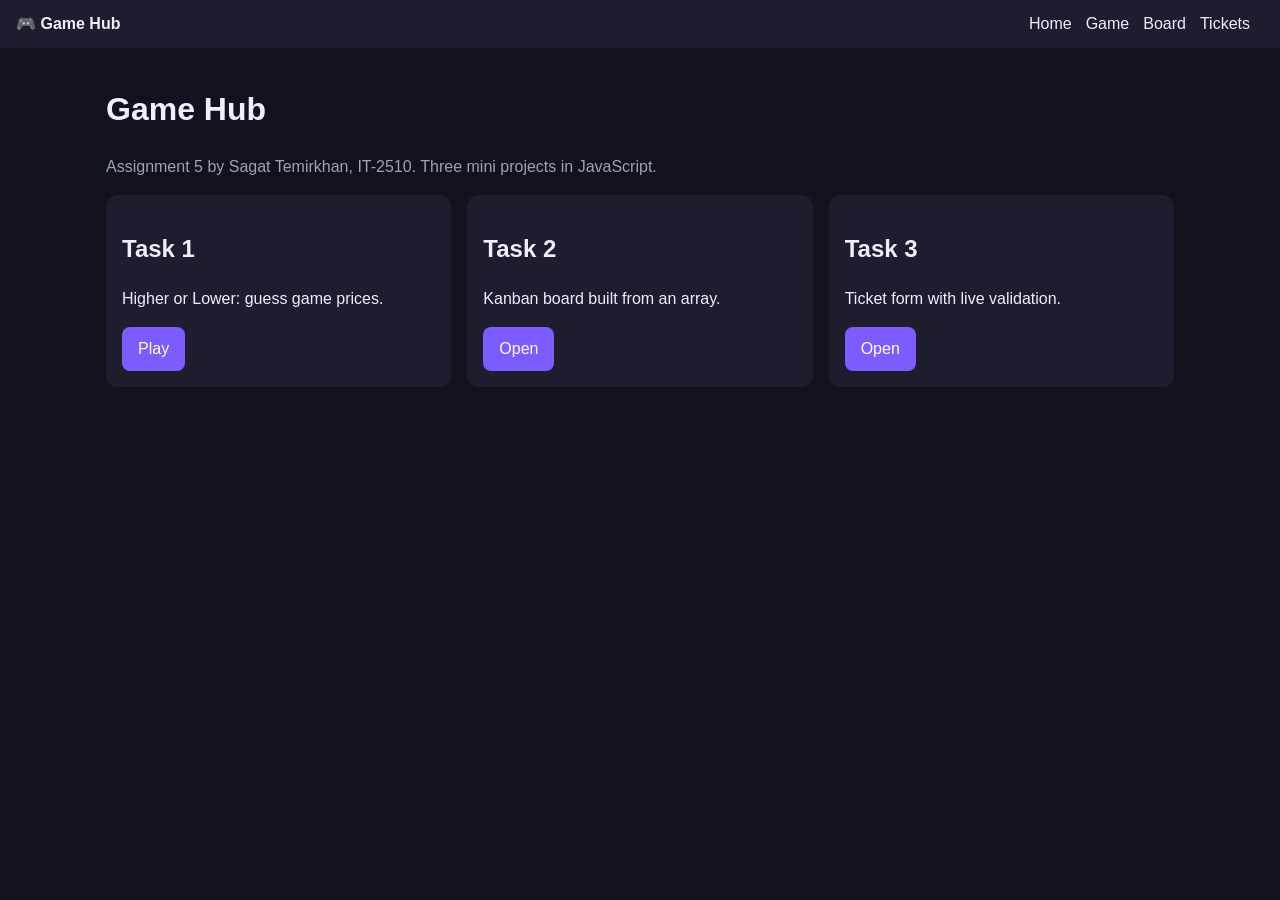
<file: index.html>
<!DOCTYPE html><html lang="en"><head><meta charset="UTF-8"><meta name="viewport" content="width=device-width, initial-scale=1"><title>Game Hub</title><link rel="stylesheet" href="style.css"></head><body><header><strong>🎮 Game Hub</strong><nav><a href="index.html">Home</a><a href="game.html">Game</a><a href="board.html">Board</a><a href="ticket.html">Tickets</a></nav></header>
<main>
<h1>Game Hub</h1>
<p class="muted">Assignment 5 by Sagat Temirkhan, IT-2510. Three mini projects in JavaScript.</p>
<div class="links">
<div class="box"><h2>Task 1</h2><p>Higher or Lower: guess game prices.</p><a class="btn" href="game.html">Play</a></div>
<div class="box"><h2>Task 2</h2><p>Kanban board built from an array.</p><a class="btn" href="board.html">Open</a></div>
<div class="box"><h2>Task 3</h2><p>Ticket form with live validation.</p><a class="btn" href="ticket.html">Open</a></div>
</div></main></body></html>
</file>
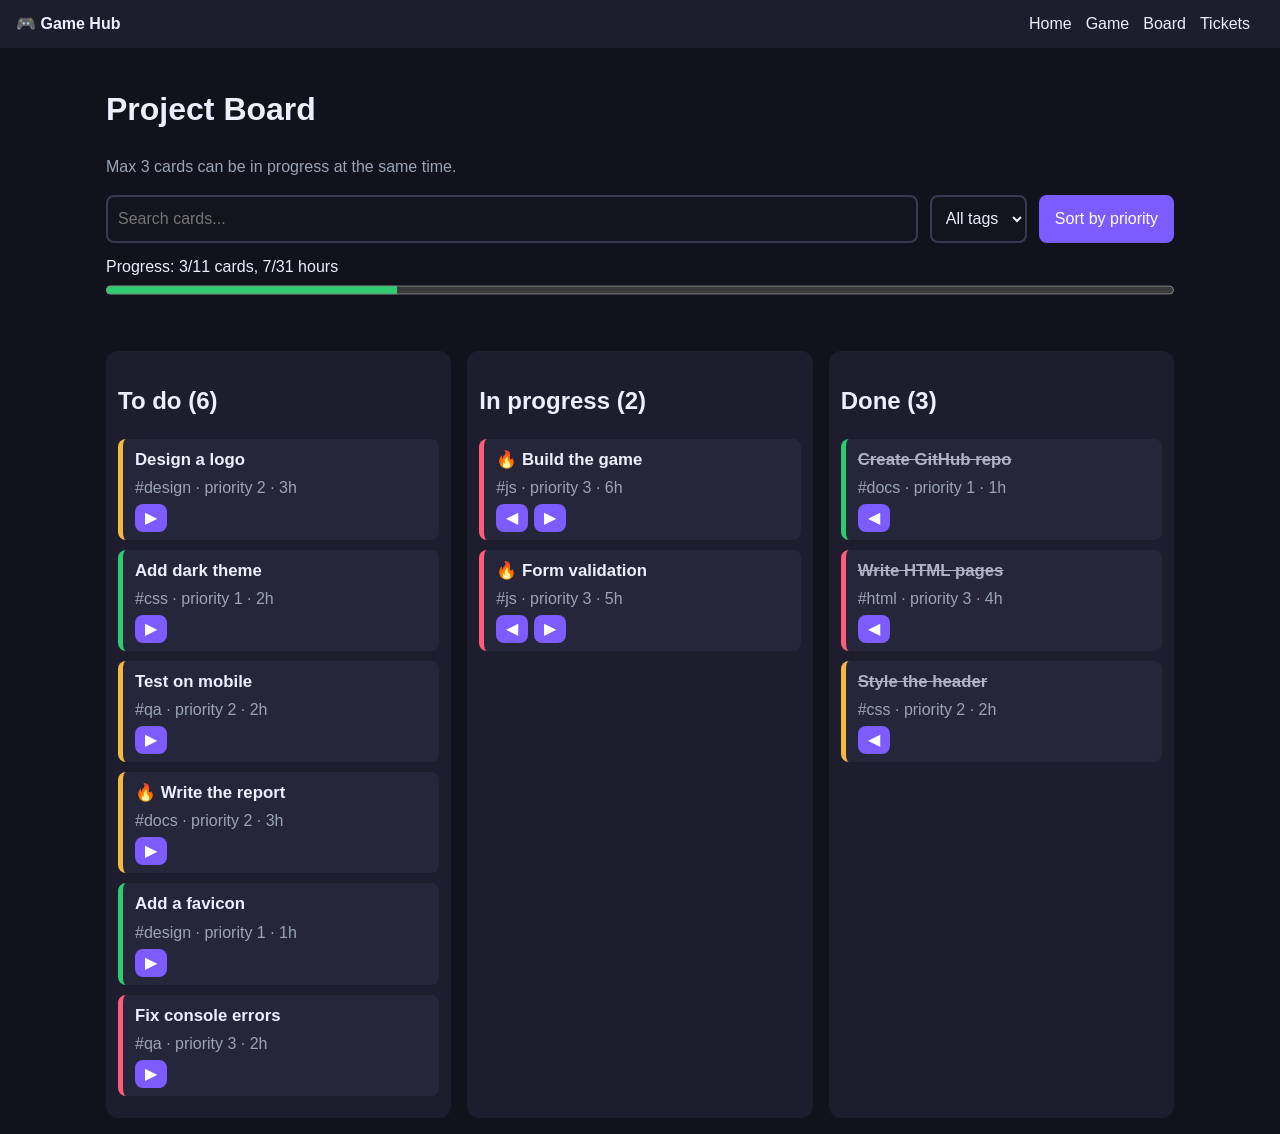
<file: board.html>
<!DOCTYPE html><html lang="en"><head><meta charset="UTF-8"><meta name="viewport" content="width=device-width, initial-scale=1"><title>Project Board</title><link rel="stylesheet" href="style.css"></head><body><header><strong>🎮 Game Hub</strong><nav><a href="index.html">Home</a><a href="game.html">Game</a><a href="board.html">Board</a><a href="ticket.html">Tickets</a></nav></header>
<main>
<h1>Project Board</h1>
<p class="muted">Max 3 cards can be in progress at the same time.</p>
<div class="toolbar">
<input id="search" type="search" placeholder="Search cards..." aria-label="Search cards">
<select id="tag" aria-label="Filter by tag"></select>
<button id="sort">Sort by priority</button>
</div>
<label>Progress: <span id="pct"></span><progress id="bar" value="0" max="1"></progress></label>
<p id="msg" class="msg" role="status"></p>
<p id="nothing" class="msg error hidden">Nothing found. Try another word or tag.</p>
<div id="board"></div>
</main><script src="board.js" defer></script></body></html>
</file>
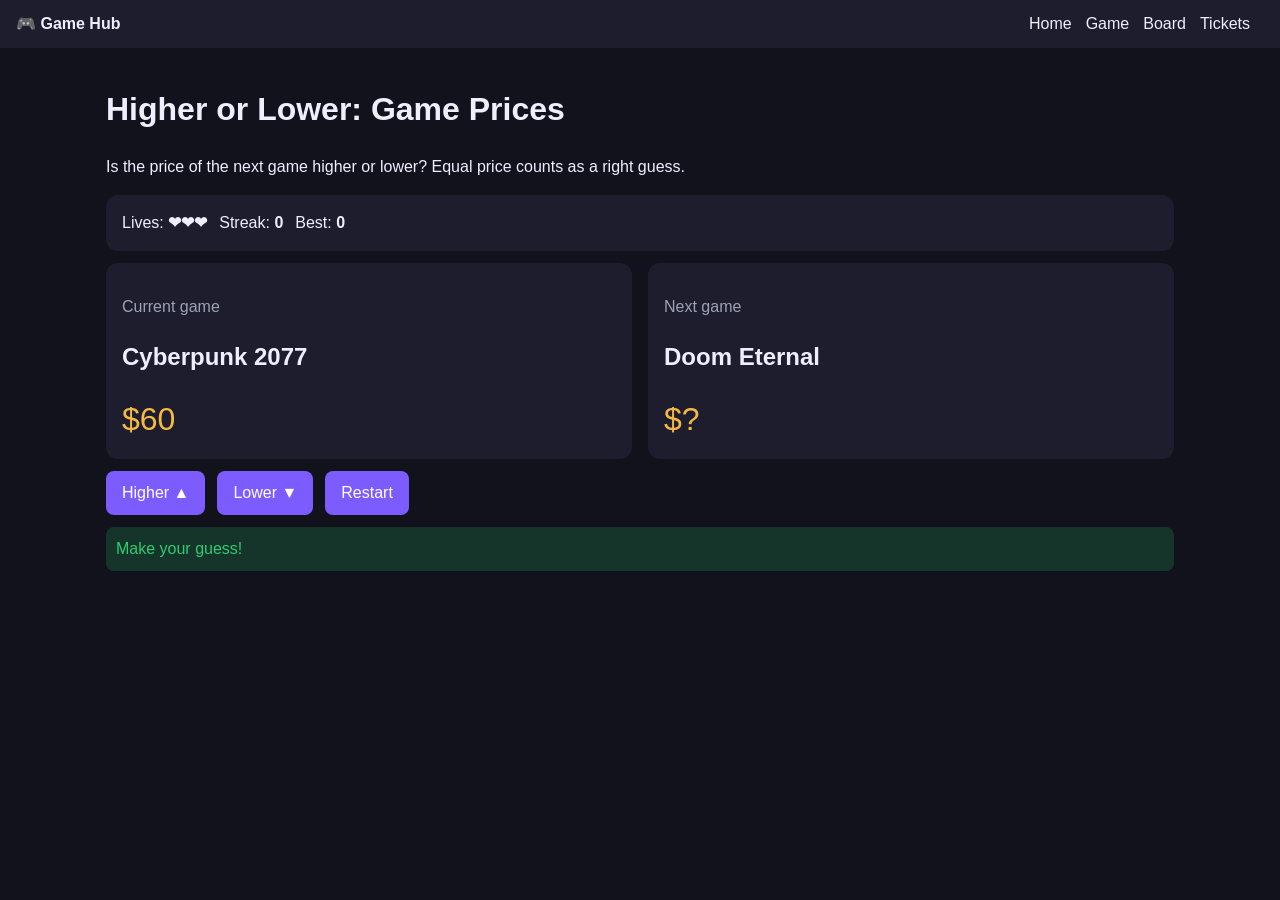
<file: game.html>
<!DOCTYPE html><html lang="en"><head><meta charset="UTF-8"><meta name="viewport" content="width=device-width, initial-scale=1"><title>Higher or Lower</title><link rel="stylesheet" href="style.css"></head><body><header><strong>🎮 Game Hub</strong><nav><a href="index.html">Home</a><a href="game.html">Game</a><a href="board.html">Board</a><a href="ticket.html">Tickets</a></nav></header>
<main>
<h1>Higher or Lower: Game Prices</h1>
<p>Is the price of the next game higher or lower? Equal price counts as a right guess.</p>
<div class="stats box"><span>Lives: <b id="lives"></b></span><span>Streak: <b id="streak"></b></span><span>Best: <b id="best"></b></span></div>
<div class="duel">
<div class="box"><p class="muted">Current game</p><h2 id="cur-name"></h2><p class="big" id="cur-price"></p></div>
<div class="box"><p class="muted">Next game</p><h2 id="next-name"></h2><p class="big">$?</p></div>
</div>
<div class="actions"><button data-choice="higher">Higher ▲</button><button data-choice="lower">Lower ▼</button><button id="restart">Restart</button></div>
<p id="msg" class="msg" role="status"></p>
</main><script src="game.js" defer></script></body></html>
</file>
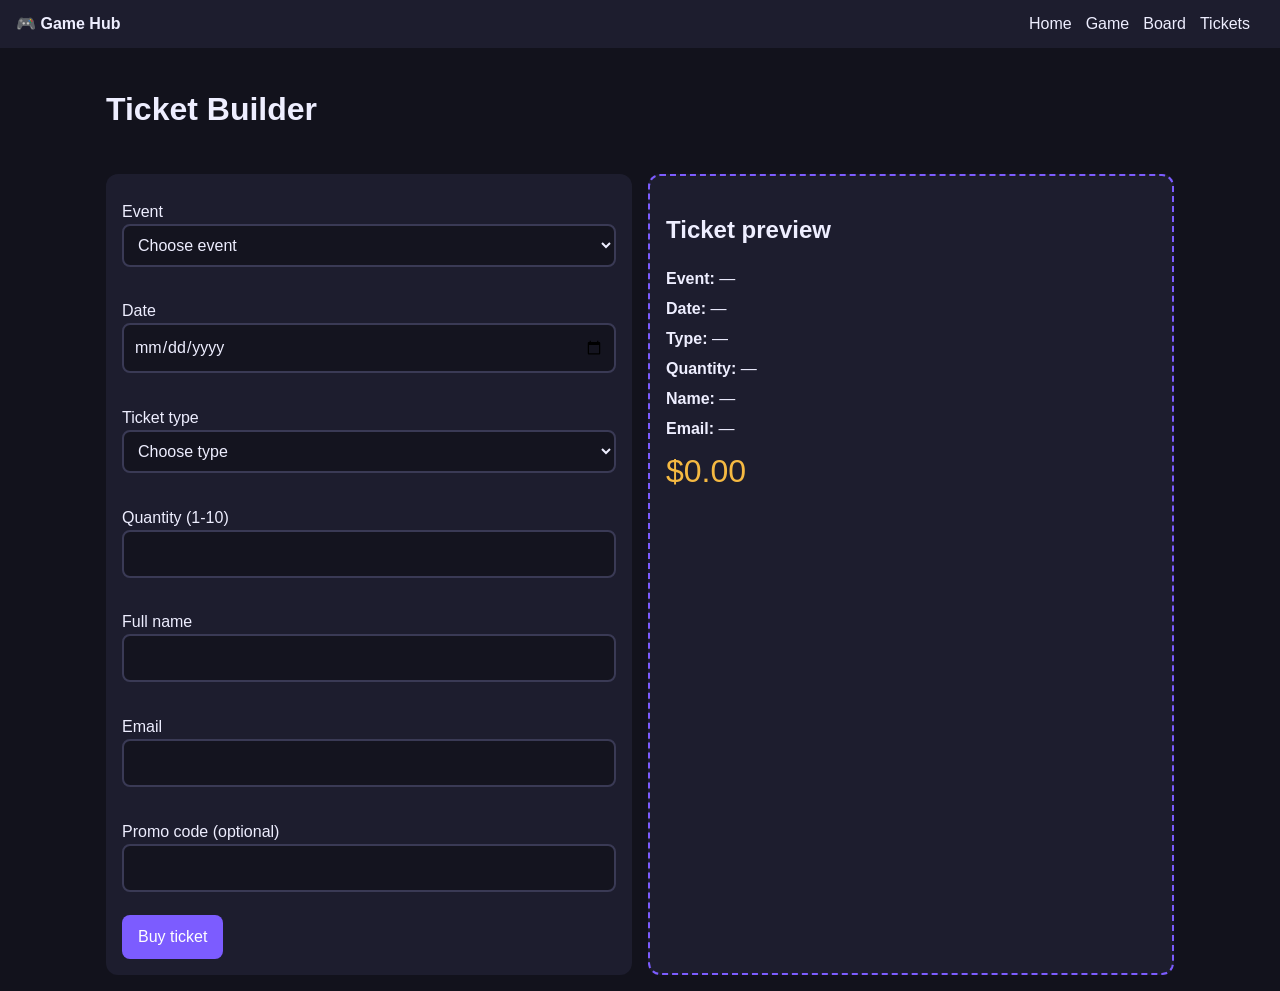
<file: ticket.html>
<!DOCTYPE html><html lang="en"><head><meta charset="UTF-8"><meta name="viewport" content="width=device-width, initial-scale=1"><title>Ticket Builder</title><link rel="stylesheet" href="style.css"></head><body><header><strong>🎮 Game Hub</strong><nav><a href="index.html">Home</a><a href="game.html">Game</a><a href="board.html">Board</a><a href="ticket.html">Tickets</a></nav></header>
<main>
<h1>Ticket Builder</h1>
<p id="summary" class="err" role="alert" tabindex="-1"></p>
<div class="two">
<form id="form" class="box">
<label for="event">Event</label><select id="event" name="event" required aria-describedby="err-event"></select><p class="err" id="err-event"></p>
<label for="date">Date</label><input id="date" name="date" type="date" required aria-describedby="err-date"><p class="err" id="err-date"></p>
<label for="type">Ticket type</label><select id="type" name="type" required aria-describedby="err-type"></select><p class="err" id="err-type"></p>
<label for="qty">Quantity (1-10)</label><input id="qty" name="qty" type="number" min="1" max="10" required aria-describedby="err-qty"><p class="err" id="err-qty"></p>
<label for="person">Full name</label><input id="person" name="person" type="text" minlength="3" required autocomplete="name" aria-describedby="err-person"><p class="err" id="err-person"></p>
<label for="email">Email</label><input id="email" name="email" type="email" required autocomplete="email" aria-describedby="err-email"><p class="err" id="err-email"></p>
<label for="promo">Promo code (optional)</label><input id="promo" name="promo" type="text" maxlength="12" aria-describedby="err-promo"><p class="err" id="err-promo"></p>
<button type="submit">Buy ticket</button>
</form>
<aside class="box ticket" aria-label="Ticket preview">
<h2>Ticket preview</h2>
<p><b>Event:</b> <span id="p-event"></span></p>
<p><b>Date:</b> <span id="p-date"></span></p>
<p><b>Type:</b> <span id="p-type"></span></p>
<p><b>Quantity:</b> <span id="p-qty"></span></p>
<p><b>Name:</b> <span id="p-person"></span></p>
<p><b>Email:</b> <span id="p-email"></span></p>
<p class="big" id="p-total"></p>
</aside>
</div>
<div id="result" class="box hidden" role="status"></div>
</main><script src="ticket.js" defer></script></body></html>
</file>
<file: style.css>
:root{--bg:#12121c;--card:#1d1d2e;--text:#eef;--muted:#9aa4b5;--main:#7c5cff;--ok:#2ecc71;--bad:#ff5c7a;--warn:#f5b942}
*{box-sizing:border-box}
body{margin:0;font-family:"Segoe UI",Arial,sans-serif;background:var(--bg);color:var(--text);line-height:1.5}
header{background:var(--card);padding:12px 16px;display:flex;flex-wrap:wrap;gap:8px 20px;align-items:center;justify-content:space-between}
nav a{color:var(--text);text-decoration:none;margin-right:14px}
nav a:hover{color:var(--main)}
main{max-width:1100px;margin:0 auto;padding:16px}
h1,h2,h3{overflow-wrap:anywhere}
.box{background:var(--card);border-radius:12px;padding:16px}
.muted{color:var(--muted)}
.hidden{display:none}
.big{font-size:2em;color:var(--warn);margin:0}
button,.btn{background:var(--main);color:#fff;border:0;border-radius:8px;padding:10px 16px;font:inherit;cursor:pointer;text-decoration:none;display:inline-block}
button:hover,.btn:hover{filter:brightness(1.25)}
:focus-visible{outline:3px solid var(--warn);outline-offset:2px}
button.off{opacity:.4;cursor:not-allowed}
button.small{padding:2px 10px;margin-right:6px}
button.active{background:var(--ok);color:#111}
input,select{width:100%;padding:10px;border-radius:8px;border:2px solid #3a3a55;background:#14141f;color:var(--text);font:inherit}
input:hover,select:hover{border-color:var(--main)}
input.invalid,select.invalid{border-color:var(--bad)}
label{display:block;margin-top:10px}
.err{color:var(--bad);min-height:1.3em;margin:4px 0 0;font-size:.9em}
.msg{padding:10px;border-radius:8px;min-height:1.5em;margin:12px 0}
.msg.error,.msg.loss{background:#3a1a25;color:var(--bad)}
.msg.success,.msg.win{background:#16352a;color:var(--ok)}
.stats,.actions,.toolbar{display:flex;flex-wrap:wrap;gap:12px;margin:12px 0}
.toolbar input{flex:1;min-width:140px;width:auto}
.toolbar select{width:auto}
.duel,.two{display:grid;grid-template-columns:1fr 1fr;gap:16px}
.links{display:grid;grid-template-columns:repeat(auto-fit,minmax(220px,1fr));gap:16px}
#board{display:grid;grid-template-columns:repeat(3,1fr);gap:16px}
.col{background:var(--card);border-radius:12px;padding:12px;min-width:0}
.card{background:#26263b;border-left:5px solid;border-radius:8px;padding:8px 12px;margin-bottom:10px}
.card h3{margin:0;font-size:1.05em}
.card p{margin:4px 0}
.p1{border-color:var(--ok)}.p2{border-color:var(--warn)}.p3{border-color:var(--bad)}
.finished h3{text-decoration:line-through;opacity:.7}
.empty{color:var(--muted);text-align:center;border:2px dashed #3a3a55;border-radius:8px;padding:12px}
progress{width:100%;height:18px;accent-color:var(--ok)}
.ticket{border:2px dashed var(--main)}
.ticket p{margin:6px 0;overflow-wrap:anywhere}
.code{font-size:1.6em;letter-spacing:3px;color:var(--warn);font-weight:bold}
.done-box{border:2px solid var(--ok);margin-top:16px}
@media(max-width:700px){.duel,.two,#board{grid-template-columns:1fr}}
</file>
